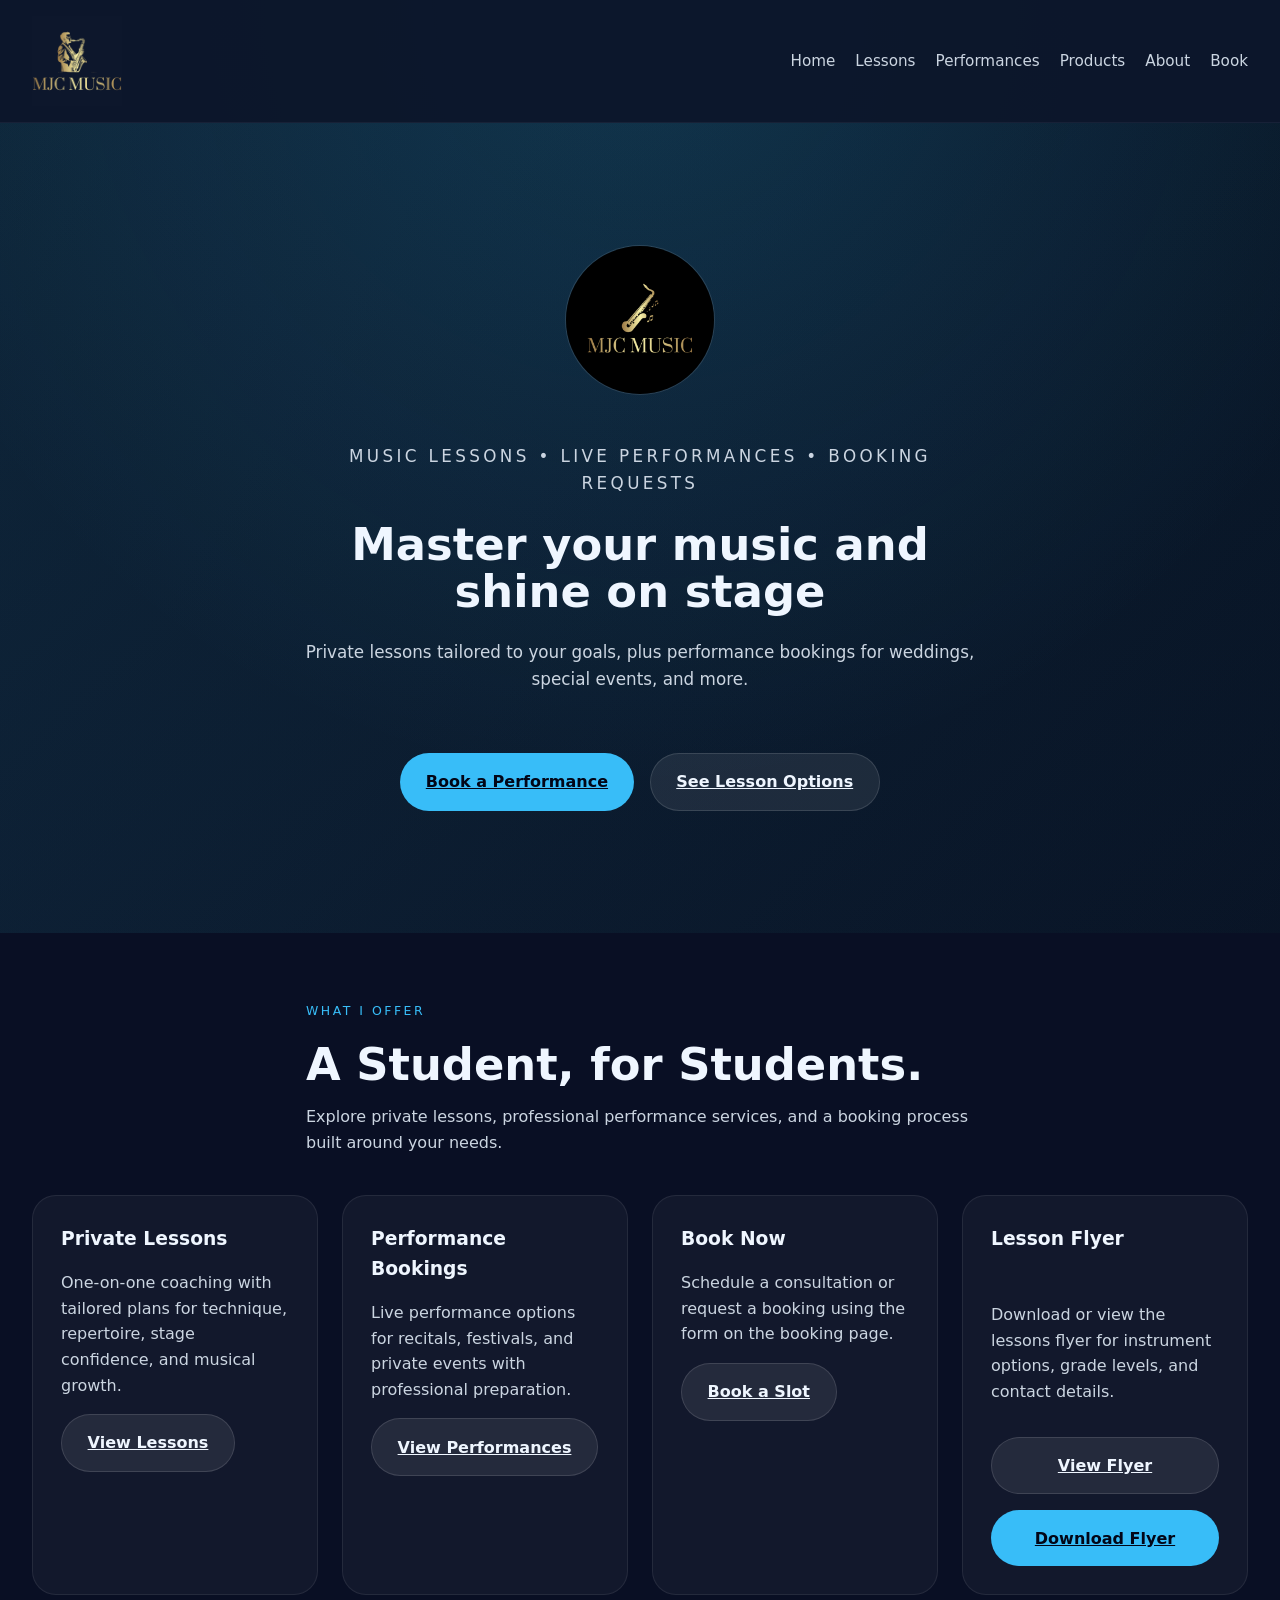
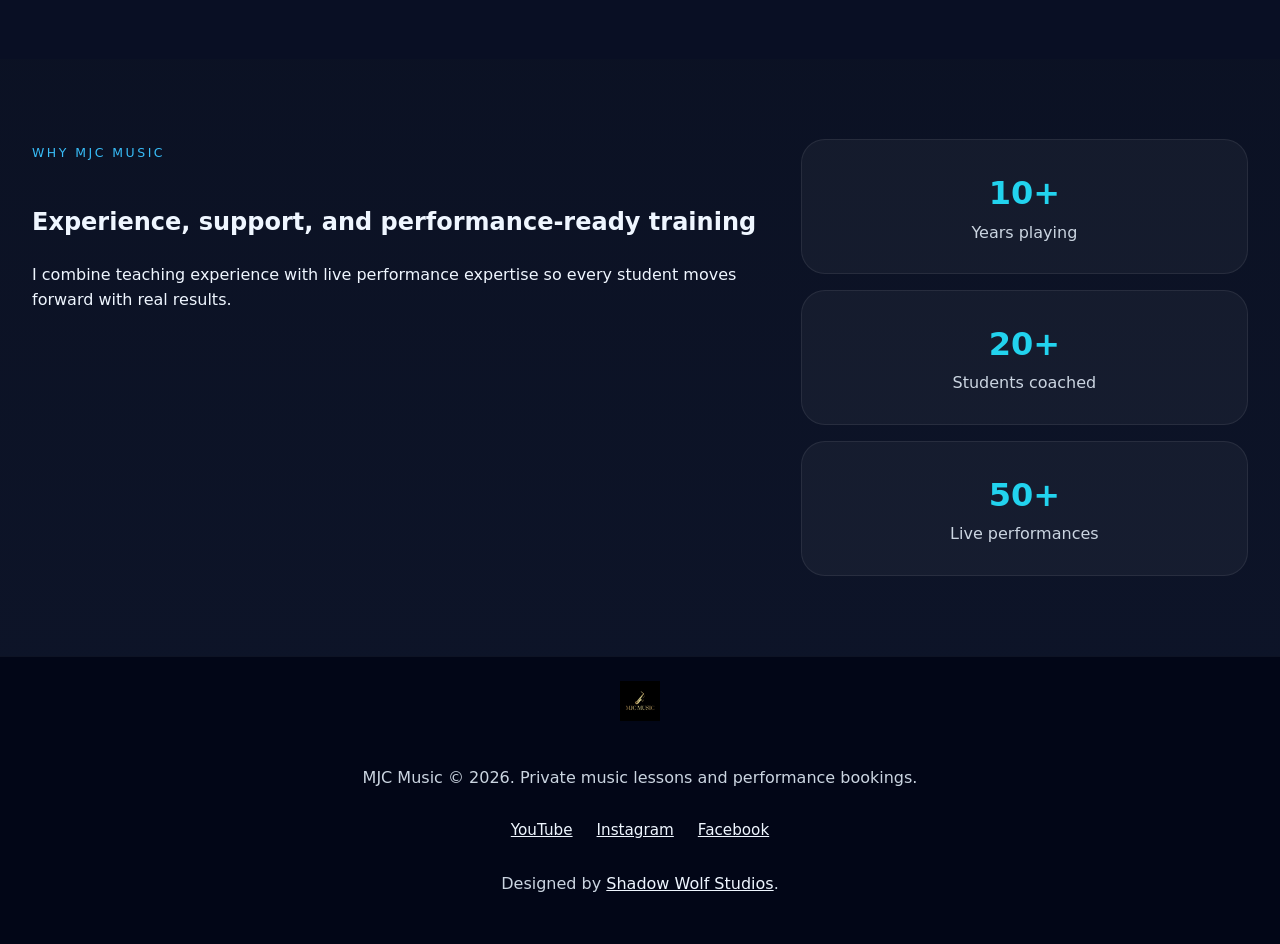
<file: index.html>
﻿<!DOCTYPE html>
<html lang="en">
<head>
  <meta charset="UTF-8">
  <meta name="viewport" content="width=device-width, initial-scale=1.0">
  <link rel="icon" type="image/x-icon" href="img/favicon.ico">
  <title>MJCMusic | Private Lessons & Performance Bookings</title>
  <meta name="description" content="MJCMusic offers private music lessons and live performance bookings for students, scouts, and event planners." />
  <link rel="canonical" href="https://mjcmusic.org/">
  <meta property="og:locale" content="en_US">
  <meta property="og:type" content="website">
  <meta property="og:title" content="MJCMusic | Private Lessons & Performance Bookings">
  <meta property="og:description" content="MJCMusic offers private music lessons and live performance bookings for students, scouts, and event planners.">
  <meta property="og:url" content="https://mjcmusic.org/">
  <meta property="og:image" content="https://mjcmusic.org/img/logo2.png">
  <meta name="twitter:card" content="summary_large_image">
  <meta name="twitter:title" content="MJCMusic | Private Lessons & Performance Bookings">
  <meta name="twitter:description" content="MJCMusic offers private music lessons and live performance bookings for students, scouts, and event planners.">
  <meta name="twitter:image" content="https://mjcmusic.org/img/logo2.png">
  <link rel="stylesheet" href="css/style.css">
  <link rel="stylesheet" href="css/index.css">
</head>
<body>
  <header class="site-header">
    <div class="container header-inner">
      <a href="index.html" class="brand"><img src="img/logo2.png" alt="MJC Music" class="logo-image"></a>
      <button class="menu-toggle" aria-expanded="false" aria-label="Open menu">
        <span></span>
        <span></span>
        <span></span>
      </button>
      <nav class="site-nav" aria-label="Primary navigation">
        <a href="index.html">Home</a>
        <a href="lessons.html">Lessons</a>
        <a href="performances.html">Performances</a>
        <a href="products.html">Products</a>
        <a href="about.html">About</a>
        <a href="contact.html">Book</a>
      </nav>
    </div>
  </header>

  <main>
    <section class="hero section-primary">
      <div class="container hero-content">
        <img src="img/logo.png" alt="MJC Music" class="hero-logo">
        <p class="eyebrow">Music Lessons • Live Performances • Booking Requests</p>
        <h1>Master your music and shine on stage</h1>
        <p>Private lessons tailored to your goals, plus performance bookings for weddings, special events, and more.</p>
        <div class="hero-actions">
          <a href="contact.html" class="btn btn-primary">Book a Performance</a>
          <a href="lessons.html" class="btn btn-secondary">See Lesson Options</a>
        </div>
      </div>
    </section>

    <section class="section-light">
      <div class="container section-header">
        <span class="eyebrow">What I offer</span>
        <h2>A Student, for Students.</h2>
        <p>Explore private lessons, professional performance services, and a booking process built around your needs.</p>
      </div>

      <div class="container">
        <div class="grid cards-grid">
          <article class="card">
            <h3>Private Lessons</h3>
            <p>One-on-one coaching with tailored plans for technique, repertoire, stage confidence, and musical growth.</p>
            <a href="lessons.html" class="btn btn-secondary">View Lessons</a>
          </article>
        <article class="card">
          <h3>Performance Bookings</h3>
          <p>Live performance options for recitals, festivals, and private events with professional preparation.</p>
          <a href="performances.html" class="btn btn-secondary">View Performances</a>
        </article>
        <article class="card">
          <h3>Book Now</h3>
          <p>Schedule a consultation or request a booking using the form on the booking page.</p>
          <a href="contact.html" class="btn btn-secondary">Book a Slot</a>
        </article>
        <article class="card flyer-promo-card">
          <h3>Lesson Flyer</h3>
          <p>Download or view the lessons flyer for instrument options, grade levels, and contact details.</p>
          <a href="lessons.html#flyer" class="btn btn-secondary">View Flyer</a>
          <a href="img/lesson-flyer.png" class="btn btn-primary" target="_blank" download>Download Flyer</a>
        </article>
      </div>
    </div>
    </section>

    <section class="section-dark">
      <div class="container about-grid">
        <div>
          <span class="eyebrow">Why MJC Music</span>
          <h2>Experience, support, and performance-ready training</h2>
          <p>I combine teaching experience with live performance expertise so every student moves forward with real results.</p>
        </div>
        <div class="stats-panel">
          <div class="stat-item">
            <strong>10+</strong>
            <span>Years playing</span>
          </div>
          <div class="stat-item">
            <strong>20+</strong>
            <span>Students coached</span>
          </div>
          <div class="stat-item">
            <strong>50+</strong>
            <span>Live performances</span>
          </div>
        </div>
      </div>
    </section>
  </main>

  <footer class="site-footer">
    <div class="container footer-inner">
      <img src="img/logo.png" alt="MJC Music" class="footer-logo">
      <p>MJC Music © 2026. Private music lessons and performance bookings.</p>
      <div class="social-links">
        <a href="https://www.youtube.com/channel/YOUR_CHANNEL_ID" target="_blank" rel="noreferrer noopener" aria-label="YouTube">YouTube</a>
        <a href="https://www.instagram.com/YOUR_HANDLE" target="_blank" rel="noreferrer noopener" aria-label="Instagram">Instagram</a>
        <a href="https://www.facebook.com/YOUR_PAGE" target="_blank" rel="noreferrer noopener" aria-label="Facebook">Facebook</a>
      </div>
      <p>Designed by <a href="https://sws.rf.gd/" target="_blank">Shadow Wolf Studios</a>.</p>
    </div>
  </footer>
  <script src="js/menu.js" defer></script>
</body>
</html>
</file>
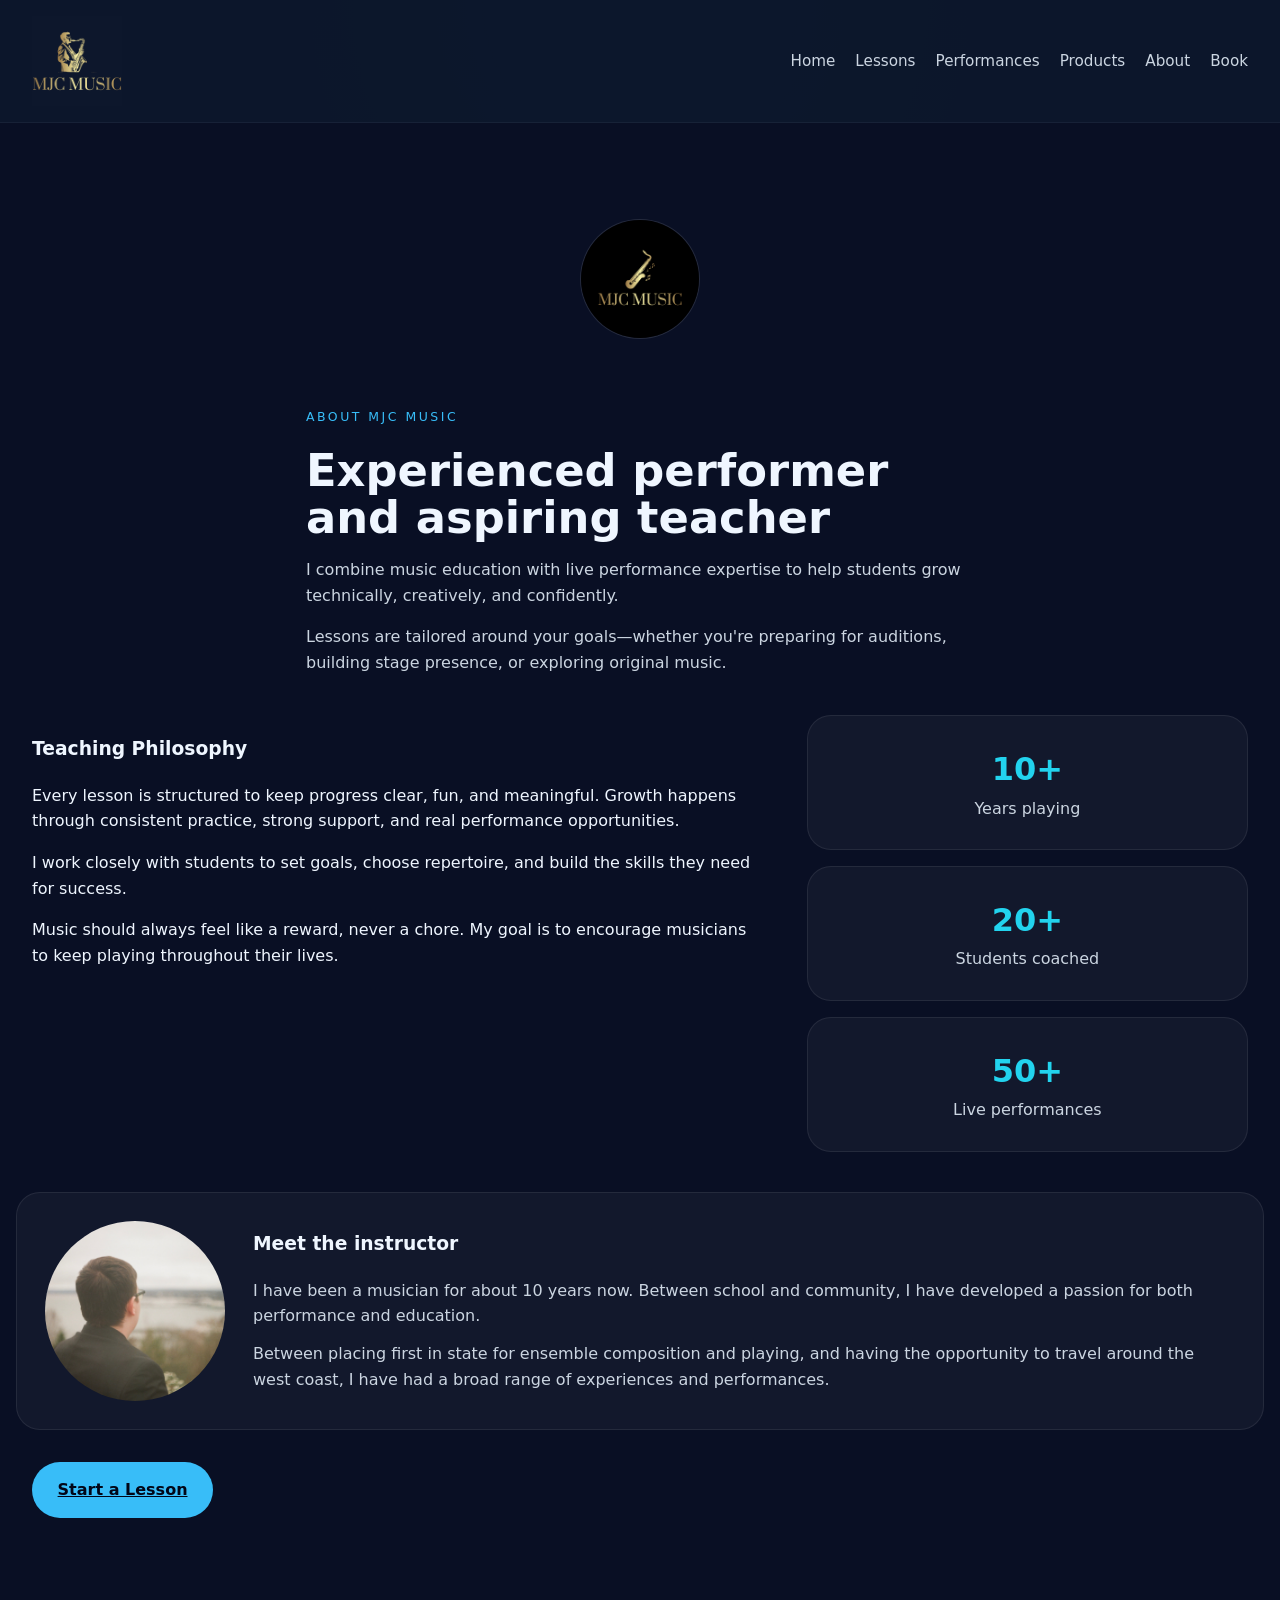
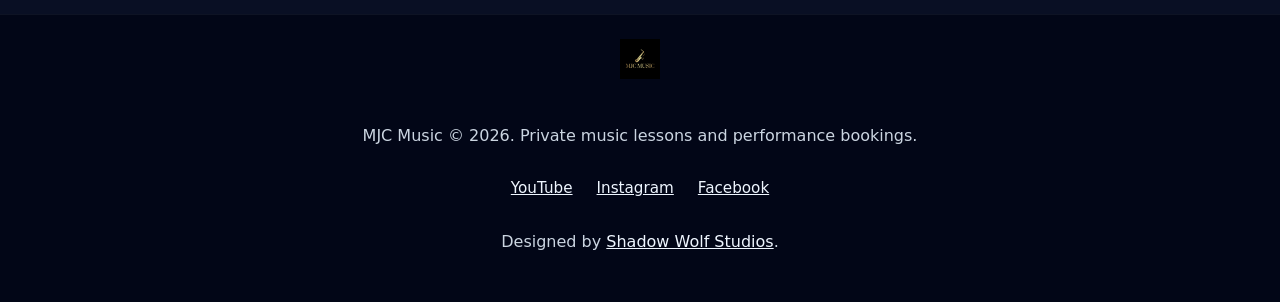
<file: about.html>
﻿<!DOCTYPE html>
<html lang="en">
<head>
  <meta charset="UTF-8">
  <meta name="viewport" content="width=device-width, initial-scale=1.0">
  <link rel="icon" type="image/x-icon" href="img/favicon.ico">
  <title>About | MJCMusic</title>
  <meta name="description" content="About MJCMusic, the experience and mission behind private lessons and performance bookings." />
  <link rel="canonical" href="https://mjcmusic.org/about.html">
  <meta property="og:locale" content="en_US">
  <meta property="og:type" content="website">
  <meta property="og:title" content="About | MJCMusic">
  <meta property="og:description" content="About MJCMusic, the experience and mission behind private lessons and performance bookings.">
  <meta property="og:url" content="https://mjcmusic.org/about.html">
  <meta property="og:image" content="https://mjcmusic.org/img/logo2.png">
  <meta name="twitter:card" content="summary_large_image">
  <meta name="twitter:title" content="About | MJCMusic">
  <meta name="twitter:description" content="About MJCMusic, the experience and mission behind private lessons and performance bookings.">
  <meta name="twitter:image" content="https://mjcmusic.org/img/logo2.png">
  <link rel="stylesheet" href="css/style.css">
  <link rel="stylesheet" href="css/about.css">
</head>
<body>
  <header class="site-header">
    <div class="container header-inner">
      <a href="index.html" class="brand"><img src="img/logo2.png" alt="MJC Music" class="logo-image"></a>
      <button class="menu-toggle" aria-expanded="false" aria-label="Open menu">
        <span></span>
        <span></span>
        <span></span>
      </button>
      <nav class="site-nav" aria-label="Primary navigation">
        <a href="index.html">Home</a>
        <a href="lessons.html">Lessons</a>
        <a href="performances.html">Performances</a>
        <a href="products.html">Products</a>
        <a href="about.html">About</a>
        <a href="contact.html">Book</a>
      </nav>
    </div>
  </header>

  <main>
    <section class="section-light">
      <div class="container about-logo-section">
        <img src="img/logo.png" alt="MJC Music" class="about-logo">
      </div>
      <div class="container section-header">
        <span class="eyebrow">About MJC Music</span>
        <h2>Experienced performer and aspiring teacher</h2>
        <p>I combine music education with live performance expertise to help students grow technically, creatively, and confidently.</p>
        <p>Lessons are tailored around your goals—whether you're preparing for auditions, building stage presence, or exploring original music.</p>
      </div>

      <div class="container about-grid">
        <div>
          <h3>Teaching Philosophy</h3>
          <p>Every lesson is structured to keep progress clear, fun, and meaningful. Growth happens through consistent practice, strong support, and real performance opportunities.</p>
          <p>I work closely with students to set goals, choose repertoire, and build the skills they need for success.</p>
          <p>Music should always feel like a reward, never a chore. My goal is to encourage musicians to keep playing throughout their lives.</p>
        </div>
        <div class="stats-panel">
          <div class="stat-item">
            <strong>10+</strong>
            <span>Years playing</span>
          </div>
          <div class="stat-item">
            <strong>20+</strong>
            <span>Students coached</span>
          </div>
          <div class="stat-item">
            <strong>50+</strong>
            <span>Live performances</span>
          </div>
        </div>
      </div>

      <div class="container profile-card">
        <div class="profile-image">
          <img src="img/me2.png" alt="Instructor profile photo">
        </div>
        <div class="profile-text">
          <h3>Meet the instructor</h3>
          <p>I have been a musician for about 10 years now. Between school and community, I have developed a passion for both performance and education.</p>
          <p>Between placing first in state for ensemble composition and playing, and having the opportunity to travel around the west coast, I have had a broad range of experiences and performances.</p>
        </div>
      </div>

      <div class="container hero-actions">
        <a href="contact.html" class="btn btn-primary">Start a Lesson</a>
      </div>
    </section>
  </main>

  <footer class="site-footer">
    <div class="container footer-inner">
      <img src="img/logo.png" alt="MJC Music" class="footer-logo">
      <p>MJC Music © 2026. Private music lessons and performance bookings.</p>
      <div class="social-links">
        <a href="https://www.youtube.com/channel/YOUR_CHANNEL_ID" target="_blank" rel="noreferrer noopener" aria-label="YouTube">YouTube</a>
        <a href="https://www.instagram.com/YOUR_HANDLE" target="_blank" rel="noreferrer noopener" aria-label="Instagram">Instagram</a>
        <a href="https://www.facebook.com/YOUR_PAGE" target="_blank" rel="noreferrer noopener" aria-label="Facebook">Facebook</a>
      </div>
      <p>Designed by <a href="https://sws.rf.gd/" target="_blank">Shadow Wolf Studios</a>.</p>
    </div>
  </footer>
  <script src="js/menu.js" defer></script>
</body>
</html>
</file>
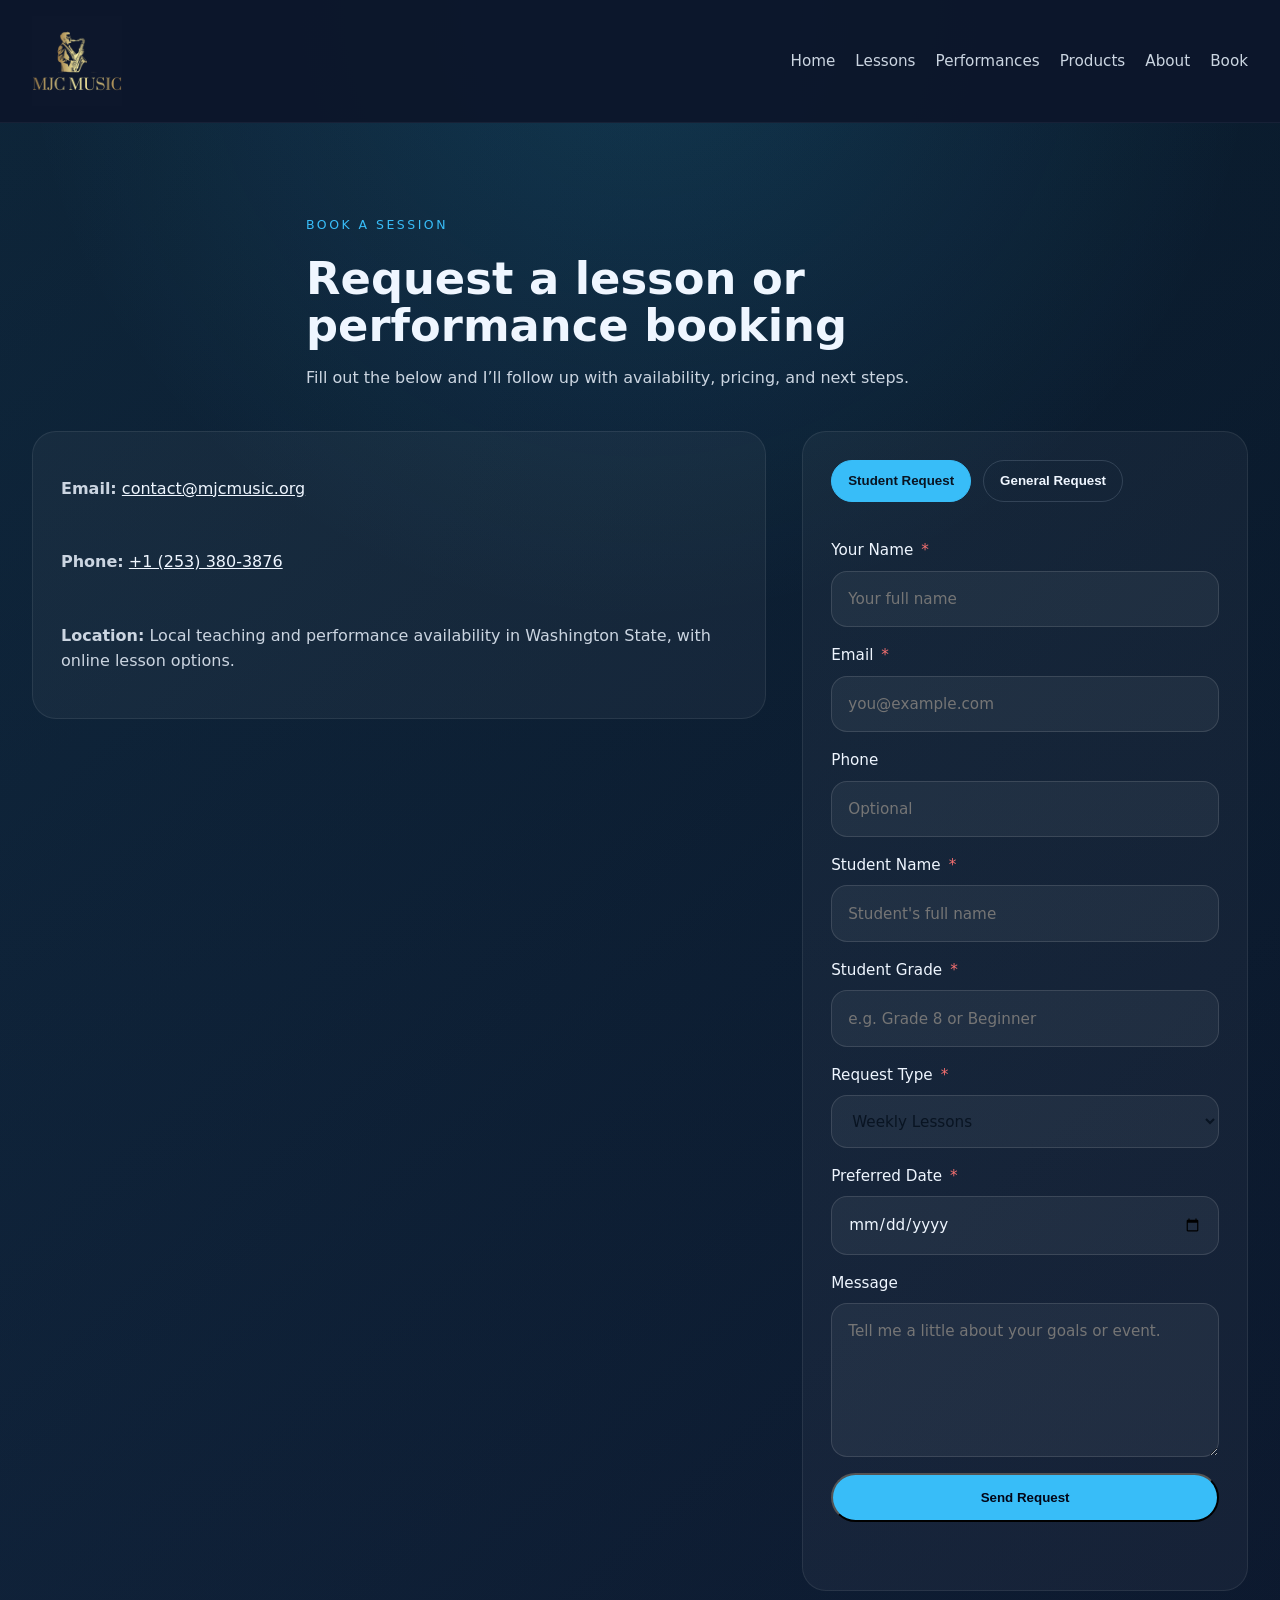
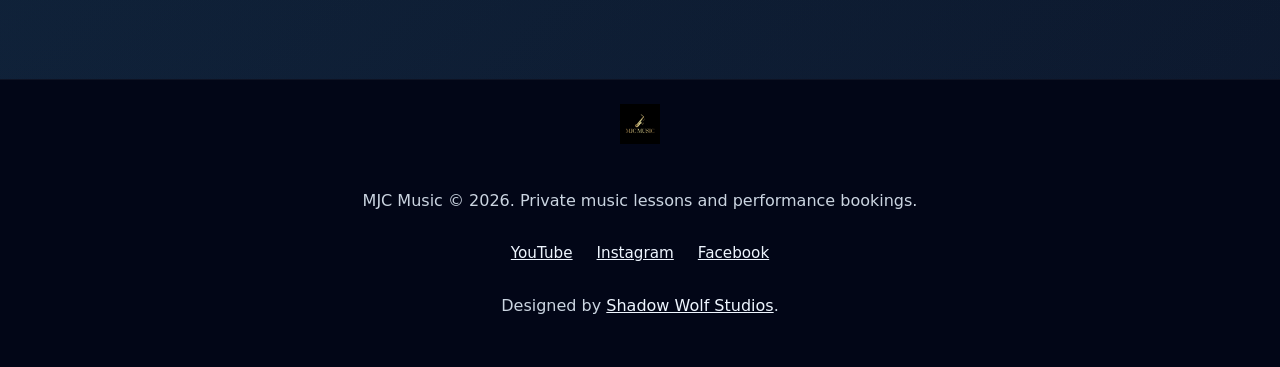
<file: contact.html>
﻿<!DOCTYPE html>
<html lang="en">
<head>
  <meta charset="UTF-8">
  <meta name="viewport" content="width=device-width, initial-scale=1.0">
  <link rel="icon" type="image/x-icon" href="img/favicon.ico">
  <title>Book a Lesson or Performance | MJCMusic</title>
  <meta name="description" content="Book music lessons or performance bookings with MJCMusic using a simple online request form." />
  <link rel="canonical" href="https://mjcmusic.org/contact.html">
  <meta property="og:locale" content="en_US">
  <meta property="og:type" content="website">
  <meta property="og:title" content="Book a Lesson or Performance | MJCMusic">
  <meta property="og:description" content="Book music lessons or performance bookings with MJCMusic using a simple online request form.">
  <meta property="og:url" content="https://mjcmusic.org/contact.html">
  <meta property="og:image" content="https://mjcmusic.org/img/logo2.png">
  <meta name="twitter:card" content="summary_large_image">
  <meta name="twitter:title" content="Book a Lesson or Performance | MJCMusic">
  <meta name="twitter:description" content="Book music lessons or performance bookings with MJCMusic using a simple online request form.">
  <meta name="twitter:image" content="https://mjcmusic.org/img/logo2.png">
  <link rel="stylesheet" href="css/style.css">
  <link rel="stylesheet" href="css/contact.css">
</head>
<body>
  <header class="site-header">
    <div class="container header-inner">
      <a href="index.html" class="brand"><img src="img/logo2.png" alt="MJC Music" class="logo-image"></a>
      <button class="menu-toggle" aria-expanded="false" aria-label="Open menu">
        <span></span>
        <span></span>
        <span></span>
      </button>
      <nav class="site-nav" aria-label="Primary navigation">
        <a href="index.html">Home</a>
        <a href="lessons.html">Lessons</a>
        <a href="performances.html">Performances</a>
        <a href="products.html">Products</a>
        <a href="about.html">About</a>
        <a href="contact.html">Book</a>
      </nav>
    </div>
  </header>

  <main>
    <section class="section-primary">
      <div class="container section-header">
        <span class="eyebrow">Book a Session</span>
        <h2>Request a lesson or performance booking</h2>
        <p>Fill out the  below and I’ll follow up with availability, pricing, and next steps.</p>
      </div>

      <div class="container contact-panel">
        <div>
          <div class="contact-card">
            <p><strong>Email:</strong> <a href="mailto:contact@mjcmusic.org">contact@mjcmusic.org</a></p>
            <p><strong>Phone:</strong> <a href="tel:+12533803876">+1 (253) 380-3876</a></p>
            <p><strong>Location:</strong> Local teaching and performance availability in Washington State, with online lesson options.</p>
          </div>
        </div>
        <div class="contact-card">
          <form id="booking-form" action="https://api.web3forms.com/submit" method="POST">
            <div class="form-variation-toggle" role="group" aria-label="Choose request type">
              <button type="button" class="btn toggle-btn active" data-form="student">Student Request</button>
              <button type="button" class="btn toggle-btn" data-form="general">General Request</button>
            </div>
            <input type="hidden" name="formType" value="Student Request">
            <input type="hidden" name="access_key" value="7ff7bc67-9baa-4012-8cc0-1778cdba6eb3">
            <input type="hidden" name="subject" value="New MJC Music Booking">
            <input type="hidden" name="redirect" value="https://mjcmusic.org/contact.html">
            <label>
              <span class="label-text">Your Name <span class="required-star" aria-hidden="true">*</span></span>
              <input type="text" name="name" required placeholder="Your full name">
            </label>
            <label>
              <span class="label-text">Email <span class="required-star" aria-hidden="true">*</span></span>
              <input type="email" id="email" name="email" required placeholder="you@example.com">
            </label>
            <label>
              Phone
              <input type="tel" name="phone" placeholder="Optional">
            </label>
            <div class="student-fields">
              <label>
                <span class="label-text">Student Name <span class="required-star" aria-hidden="true">*</span></span>
                <input type="text" name="studentName" placeholder="Student's full name">
              </label>
              <label>
                <span class="label-text">Student Grade <span class="required-star" aria-hidden="true">*</span></span>
                <input type="text" name="grade" placeholder="e.g. Grade 8 or Beginner">
              </label>
            </div>
            <label>
              <span class="label-text">Request Type <span class="required-star" aria-hidden="true">*</span></span>
              <select name="service">
                <option>Weekly Lessons</option>
                <option>Audition Prep</option>
                <option>Performance Booking</option>
                <option>Online Consultation</option>
                <option>Product Inquiry</option>
                <option>Other</option>
              </select>
            </label>
            <label>
              <span class="label-text">Preferred Date <span class="required-star" aria-hidden="true">*</span></span>
              <input type="date" name="date">
            </label>
            <label>
              Message
              <textarea name="message" rows="5" placeholder="Tell me a little about your goals or event."></textarea>
            </label>
            <button type="submit" class="btn btn-primary">Send Request</button>
            <p id="booking-message" class="booking-message"></p>
          </form>
        </div>
      </div>
    </section>
  </main>

  <footer class="site-footer">
    <div class="container footer-inner">
      <img src="img/logo.png" alt="MJC Music" class="footer-logo">
      <p>MJC Music © 2026. Private music lessons and performance bookings.</p>
      <div class="social-links">
        <a href="https://www.youtube.com/channel/YOUR_CHANNEL_ID" target="_blank" rel="noreferrer noopener" aria-label="YouTube">YouTube</a>
        <a href="https://www.instagram.com/YOUR_HANDLE" target="_blank" rel="noreferrer noopener" aria-label="Instagram">Instagram</a>
        <a href="https://www.facebook.com/YOUR_PAGE" target="_blank" rel="noreferrer noopener" aria-label="Facebook">Facebook</a>
      </div>
      <p>Designed by <a href="https://sws.rf.gd/" target="_blank">Shadow Wolf Studios</a>.</p>
    </div>
  </footer>

  <script src="js/script.js" defer></script>
  <script src="js/menu.js" defer></script>
</body>
</html>
</file>
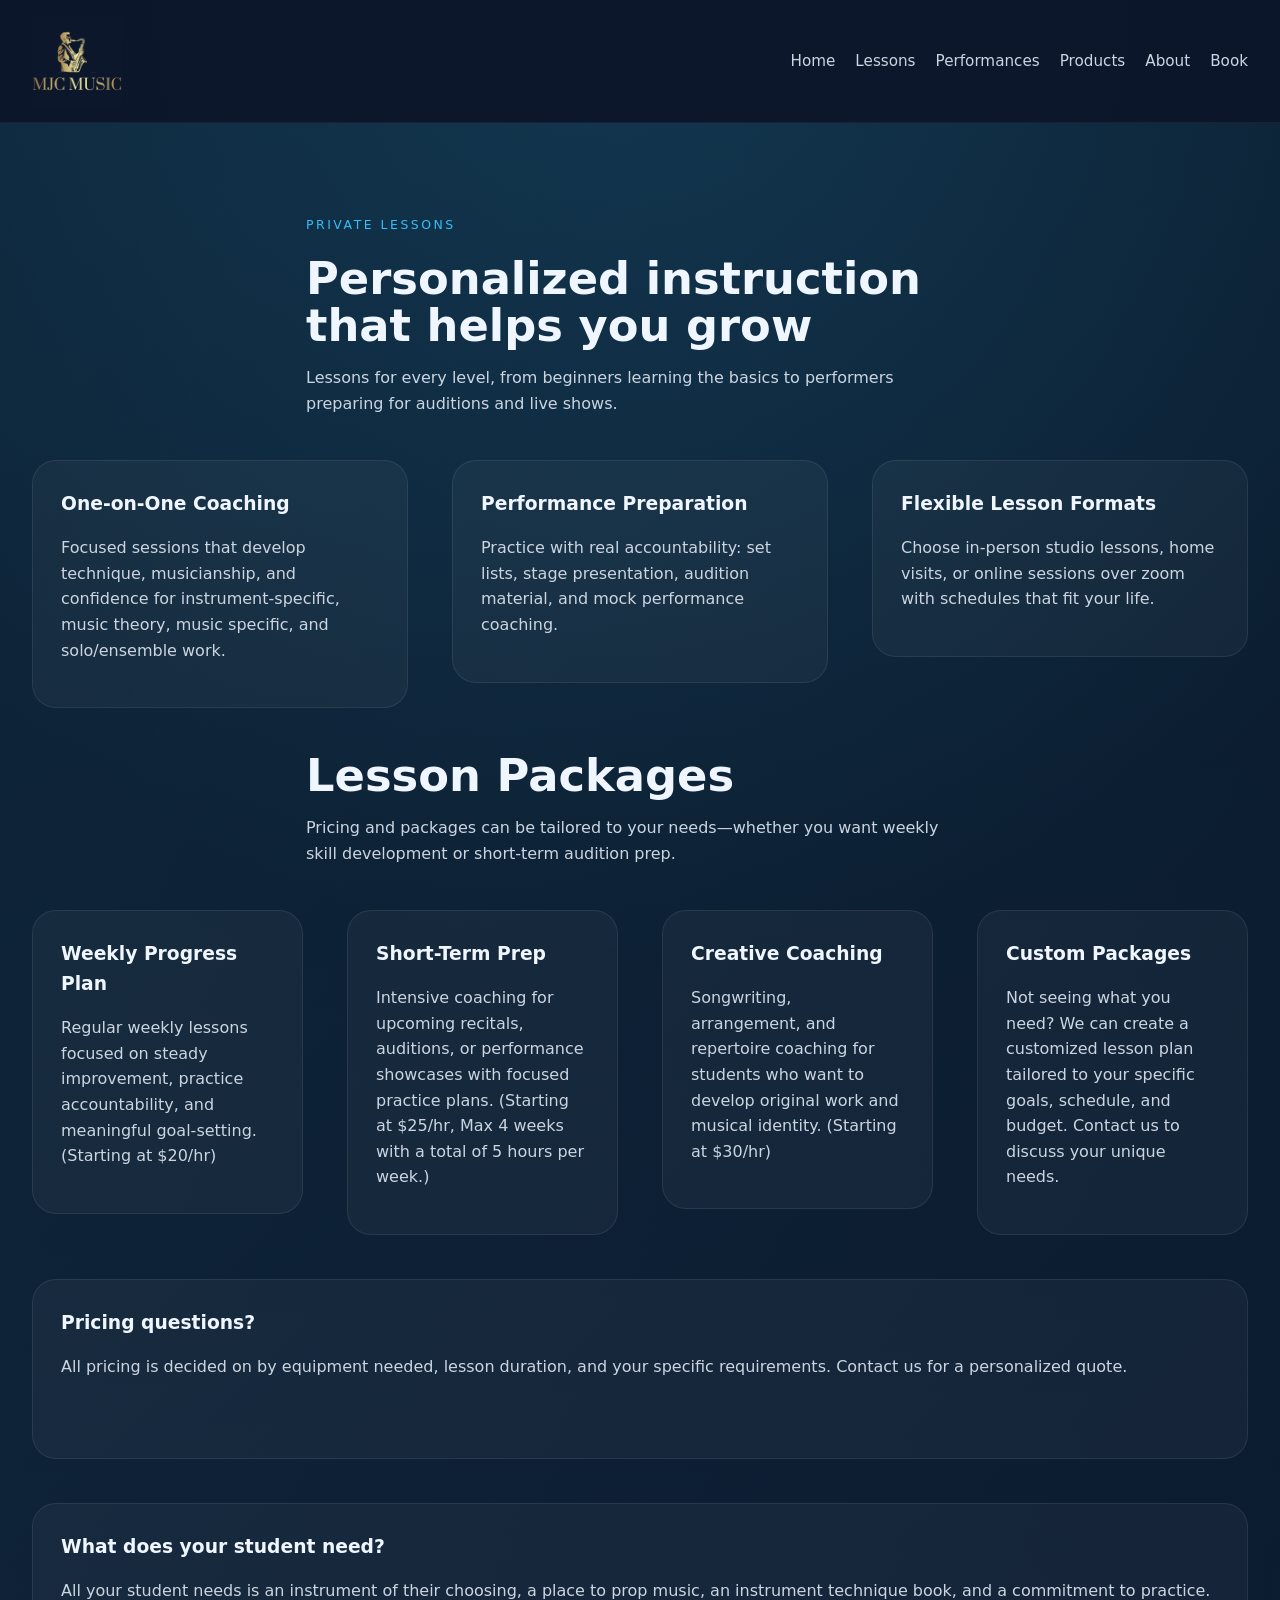
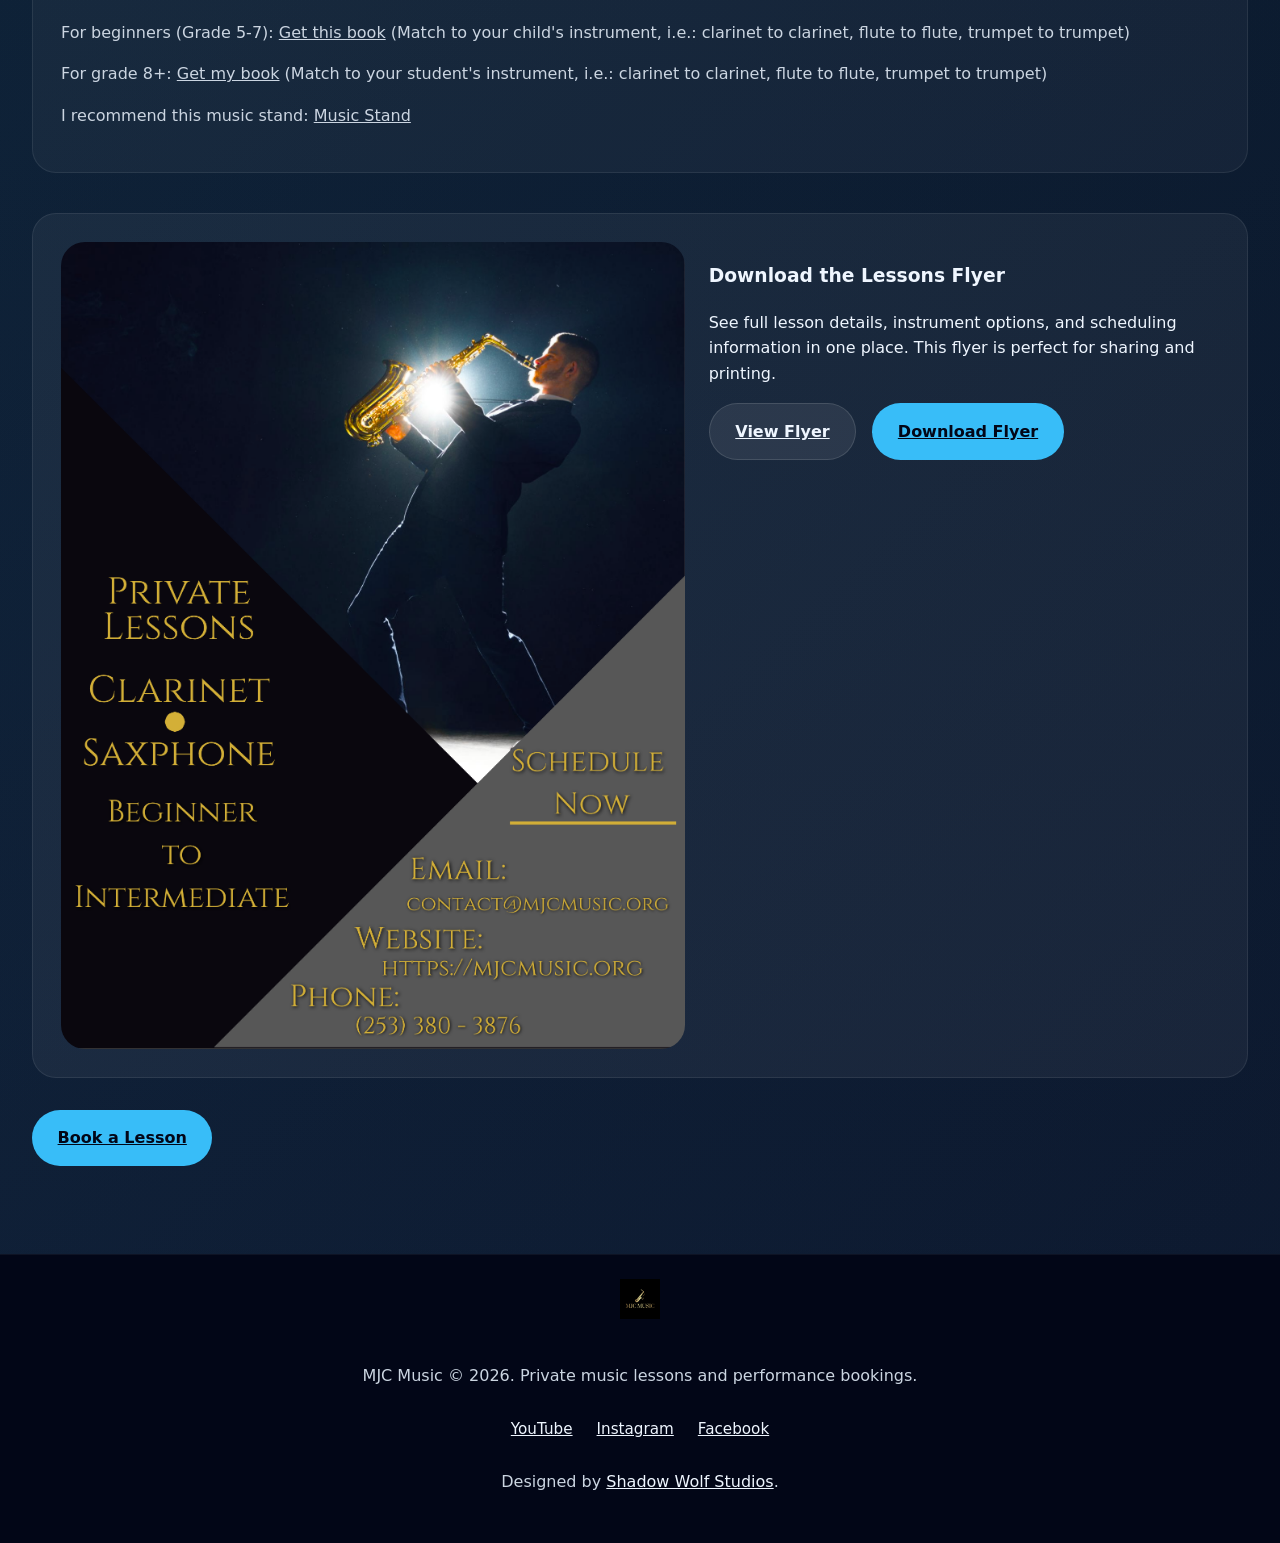
<file: lessons.html>
﻿<!DOCTYPE html>
<html lang="en">
<head>
  <meta charset="UTF-8">
  <meta name="viewport" content="width=device-width, initial-scale=1.0">
  <link rel="icon" type="image/x-icon" href="img/favicon.ico">
  <title>Lessons | MJCMusic</title>
  <meta name="description" content="Private music lessons from MJCMusic tailored to beginners, intermediate players, and performers." />
  <link rel="canonical" href="https://mjcmusic.org/lessons.html">
  <meta property="og:locale" content="en_US">
  <meta property="og:type" content="website">
  <meta property="og:title" content="Lessons | MJCMusic">
  <meta property="og:description" content="Private music lessons from MJCMusic tailored to beginners, intermediate players, and performers.">
  <meta property="og:url" content="https://mjcmusic.org/lessons.html">
  <meta property="og:image" content="https://mjcmusic.org/img/logo2.png">
  <meta name="twitter:card" content="summary_large_image">
  <meta name="twitter:title" content="Lessons | MJCMusic">
  <meta name="twitter:description" content="Private music lessons from MJCMusic tailored to beginners, intermediate players, and performers.">
  <meta name="twitter:image" content="https://mjcmusic.org/img/logo2.png">
  <link rel="stylesheet" href="css/style.css">
  <link rel="stylesheet" href="css/lessons.css">
</head>
<body>
  <header class="site-header">
    <div class="container header-inner">
      <a href="index.html" class="brand"><img src="img/logo2.png" alt="MJC Music" class="logo-image"></a>
      <button class="menu-toggle" aria-expanded="false" aria-label="Open menu">
        <span></span>
        <span></span>
        <span></span>
      </button>
      <nav class="site-nav" aria-label="Primary navigation">
        <a href="index.html">Home</a>
        <a href="lessons.html">Lessons</a>
        <a href="performances.html">Performances</a>
        <a href="products.html">Products</a>
        <a href="about.html">About</a>
        <a href="contact.html">Book</a>
      </nav>
    </div>
  </header>

  <main>
    <section class="section-primary">
      <div class="container section-header">
        <span class="eyebrow">Private Lessons</span>
        <h2>Personalized instruction that helps you grow</h2>
        <p>Lessons for every level, from beginners learning the basics to performers preparing for auditions and live shows.</p>
      </div>

      <div class="container cards-grid">
        <article class="card">
          <h3>One-on-One Coaching</h3>
          <p>Focused sessions that develop technique, musicianship, and confidence for instrument-specific, music theory, music specific, and solo/ensemble work.</p>
        </article>
        <article class="card">
          <h3>Performance Preparation</h3>
          <p>Practice with real accountability: set lists, stage presentation, audition material, and mock performance coaching.</p>
        </article>
        <article class="card">
          <h3>Flexible Lesson Formats</h3>
          <p>Choose in-person studio lessons, home visits, or online sessions over zoom with schedules that fit your life.</p>
        </article>
      </div>

      <div class="container section-header">
        <h2>Lesson Packages</h2>
        <p>Pricing and packages can be tailored to your needs—whether you want weekly skill development or short-term audition prep.</p>
      </div>

      <div class="container cards-grid">
        <article class="card">
          <h3>Weekly Progress Plan</h3>
          <p>Regular weekly lessons focused on steady improvement, practice accountability, and meaningful goal-setting. (Starting at $20/hr)</p>
        </article>
        <article class="card">
          <h3>Short-Term Prep</h3>
          <p>Intensive coaching for upcoming recitals, auditions, or performance showcases with focused practice plans. (Starting at $25/hr, Max 4 weeks with a total of 5 hours per week.)</p>
        </article>
        <article class="card">
          <h3>Creative Coaching</h3>
          <p>Songwriting, arrangement, and repertoire coaching for students who want to develop original work and musical identity. (Starting at $30/hr)</p>
        </article>
        <article class="card">
          <h3>Custom Packages</h3>
          <p>Not seeing what you need? We can create a customized lesson plan tailored to your specific goals, schedule, and budget. Contact us to discuss your unique needs.</p>
        </article>
        <article class="card card-full">
          <h3>Pricing questions?</h3>
          <p>All pricing is decided on by equipment needed, lesson duration, and your specific requirements. Contact us for a personalized quote.</p>
        </article>
        <article class="card card-full">
          <h3>What does your student need?</h3>
          <p>All your student needs is an instrument of their choosing, a place to prop music, an instrument technique book, and a commitment to practice.</p>
          <p>For beginners (Grade 5-7): <a href="https://www.halleonard.com/menu/4603/method-book-1?dt=item#products" target="_blank">Get this book</a> (Match to your child's instrument, i.e.: clarinet to clarinet, flute to flute, trumpet to trumpet)</p>
          <p>For grade 8+: <a href="products.html" target="_blank">Get my book</a> (Match to your student's instrument, i.e.: clarinet to clarinet, flute to flute, trumpet to trumpet)</p>
          <p>I recommend this music stand: <a href="https://www.amazon.com/IRONTREE-Music-Stand-Folding-Carrying/dp/B07S9996N1/ref=sr_1_18?dib=eyJ2IjoiMSJ9.[base64].DyIjchE1SM90SLPWKuuzhvc2q0kaFOo36w915-njVGM&dib_tag=se&keywords=music+stand&qid=1781593107&s=musical-instruments&sr=1-18" target="_blank">Music Stand</a></p>
        </article>
      </div>

      <div class="container flyer-section" id="flyer">
        <div class="flyer-card">
          <div class="flyer-preview">
            <img src="img/lesson-flyer.png" alt="MJC Music lesson flyer">
          </div>
          <div class="flyer-copy">
            <h3>Download the Lessons Flyer</h3>
            <p>See full lesson details, instrument options, and scheduling information in one place. This flyer is perfect for sharing and printing.</p>
            <div class="flyer-actions">
              <a href="img/lesson-flyer.png" class="btn btn-secondary" target="_blank">View Flyer</a>
              <a href="img/lesson-flyer.png" class="btn btn-primary" download>Download Flyer</a>
            </div>
          </div>
        </div>
      </div>

      <div class="container hero-actions">
        <a href="contact.html" class="btn btn-primary">Book a Lesson</a>
      </div>
    </section>
  </main>

  <footer class="site-footer">
    <div class="container footer-inner">
      <img src="img/logo.png" alt="MJC Music" class="footer-logo">
      <p>MJC Music © 2026. Private music lessons and performance bookings.</p>
      <div class="social-links">
        <a href="https://www.youtube.com/channel/YOUR_CHANNEL_ID" target="_blank" rel="noreferrer noopener" aria-label="YouTube">YouTube</a>
        <a href="https://www.instagram.com/YOUR_HANDLE" target="_blank" rel="noreferrer noopener" aria-label="Instagram">Instagram</a>
        <a href="https://www.facebook.com/YOUR_PAGE" target="_blank" rel="noreferrer noopener" aria-label="Facebook">Facebook</a>
      </div>
      <p>Designed by <a href="https://sws.rf.gd/" target="_blank">Shadow Wolf Studios</a>.</p>
    </div>
  </footer>
  <script src="js/menu.js" defer></script>
</body>
</html>
</file>
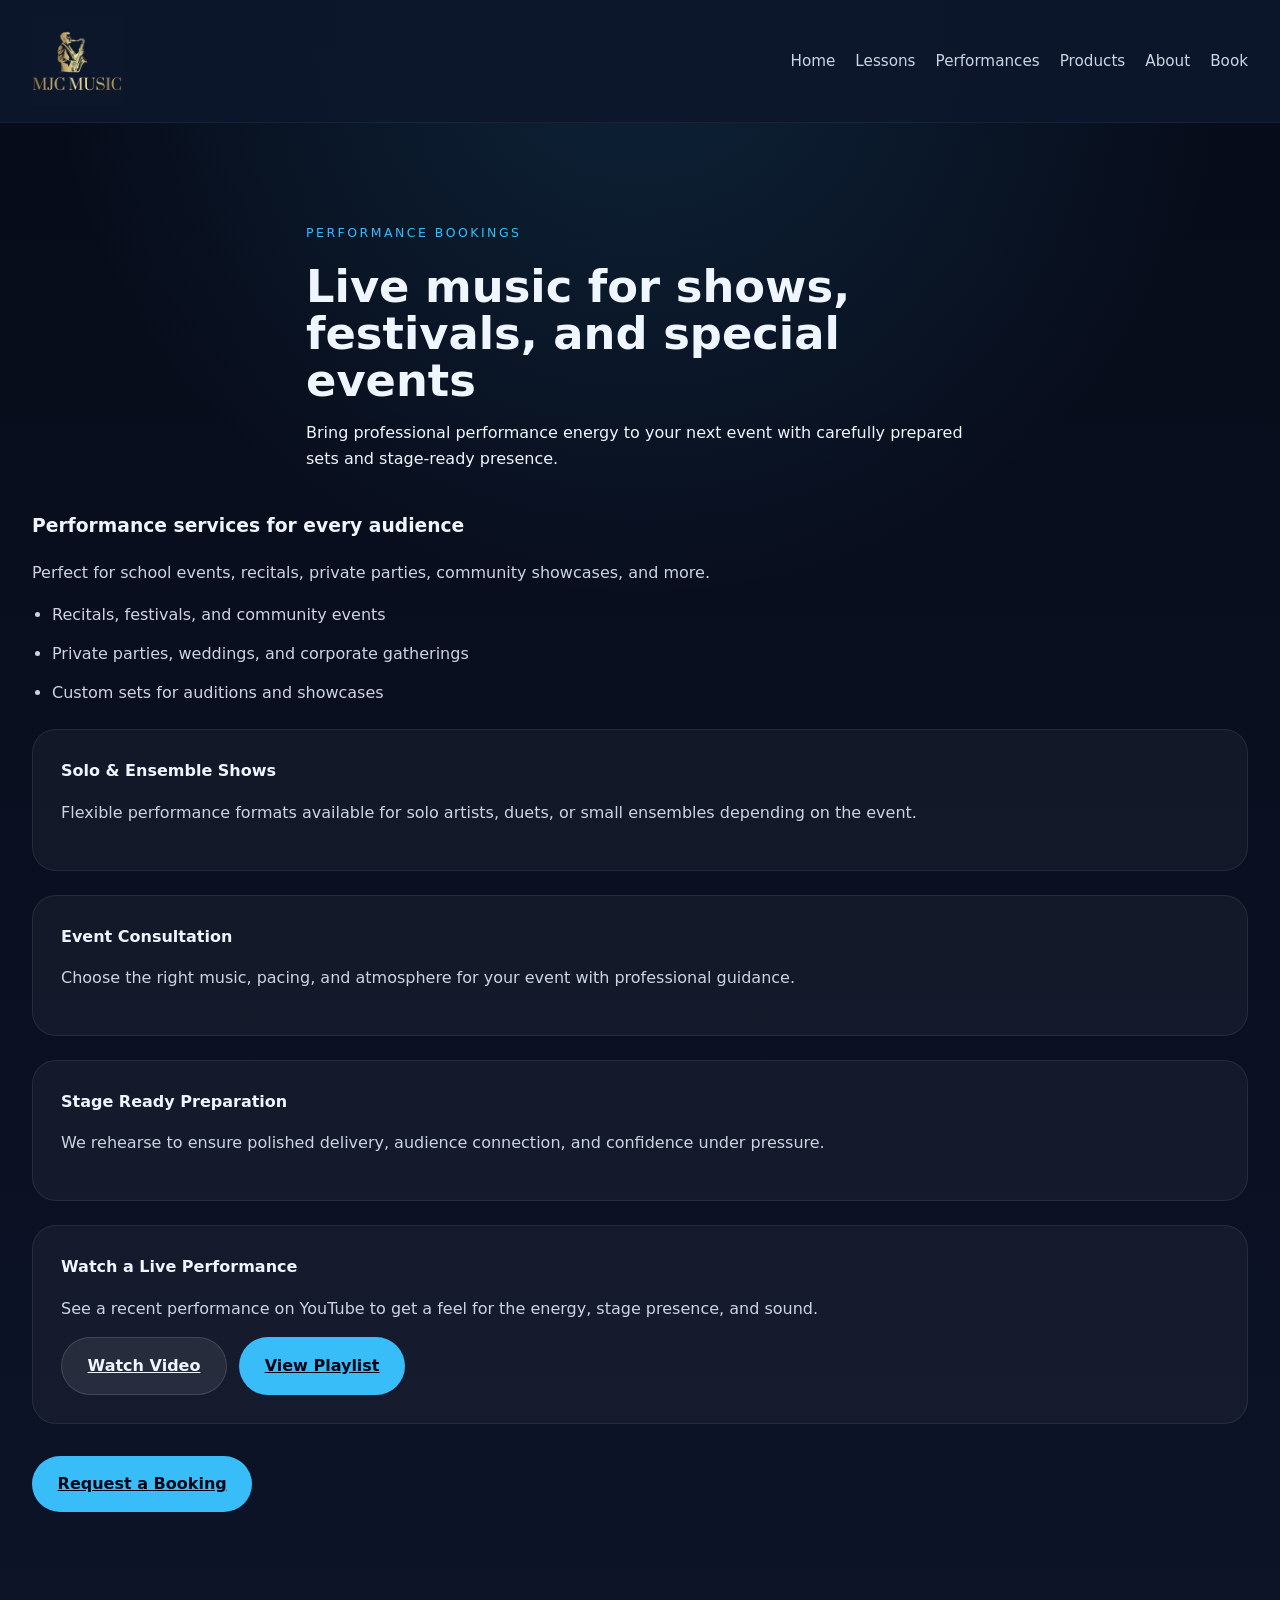
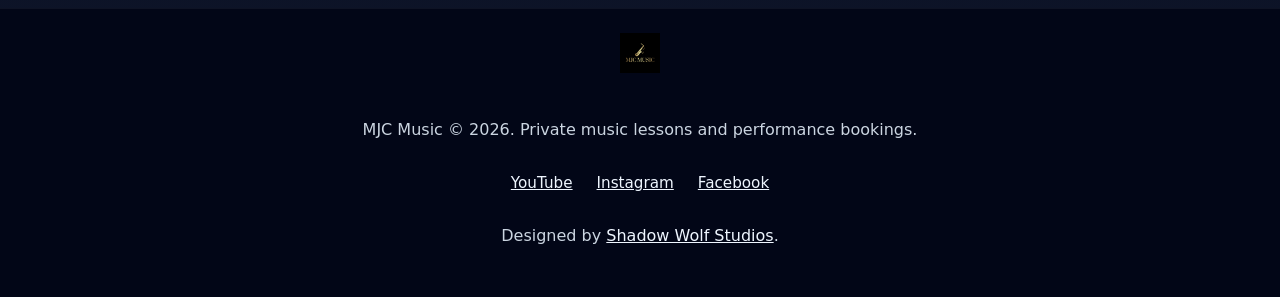
<file: performances.html>
﻿<!DOCTYPE html>
<html lang="en">
<head>
  <meta charset="UTF-8">
  <meta name="viewport" content="width=device-width, initial-scale=1.0">
  <link rel="icon" type="image/x-icon" href="img/favicon.ico">
  <title>Performances | MJCMusic</title>
  <meta name="description" content="Live music performance bookings from MJCMusic for scouts, events, and special occasions." />
  <link rel="canonical" href="https://mjcmusic.org/performances.html">
  <meta property="og:locale" content="en_US">
  <meta property="og:type" content="website">
  <meta property="og:title" content="Performances | MJCMusic">
  <meta property="og:description" content="Live music performance bookings from MJCMusic for scouts, events, and special occasions.">
  <meta property="og:url" content="https://mjcmusic.org/performances.html">
  <meta property="og:image" content="https://mjcmusic.org/img/logo2.png">
  <meta name="twitter:card" content="summary_large_image">
  <meta name="twitter:title" content="Performances | MJCMusic">
  <meta name="twitter:description" content="Live music performance bookings from MJCMusic for scouts, events, and special occasions.">
  <meta name="twitter:image" content="https://mjcmusic.org/img/logo2.png">
  <link rel="stylesheet" href="css/style.css">
  <link rel="stylesheet" href="css/performances.css">
</head>
<body>
  <header class="site-header">
    <div class="container header-inner">
      <a href="index.html" class="brand"><img src="img/logo2.png" alt="MJC Music" class="logo-image"></a>
      <button class="menu-toggle" aria-expanded="false" aria-label="Open menu">
        <span></span>
        <span></span>
        <span></span>
      </button>
      <nav class="site-nav" aria-label="Primary navigation">
        <a href="index.html">Home</a>
        <a href="lessons.html">Lessons</a>
        <a href="performances.html">Performances</a>
        <a href="products.html">Products</a>
        <a href="about.html">About</a>
        <a href="contact.html">Book</a>
      </nav>
    </div>
  </header>

  <main>
    <section class="section-dark">
      <div class="container section-header section-header-light">
        <span class="eyebrow">Performance Bookings</span>
        <h2>Live music for shows, festivals, and special events</h2>
        <p>Bring professional performance energy to your next event with carefully prepared sets and stage-ready presence.</p>
      </div>

      <div class="container performance-grid">
        <div class="performance-copy">
          <h3>Performance services for every audience</h3>
          <p>Perfect for school events, recitals, private parties, community showcases, and more.</p>
          <ul>
            <li>Recitals, festivals, and community events</li>
            <li>Private parties, weddings, and corporate gatherings</li>
            <li>Custom sets for auditions and showcases</li>
          </ul>
        </div>
        <div class="performance-details">
          <div class="feature-card">
            <h4>Solo & Ensemble Shows</h4>
            <p>Flexible performance formats available for solo artists, duets, or small ensembles depending on the event.</p>
          </div>
          <div class="feature-card">
            <h4>Event Consultation</h4>
            <p>Choose the right music, pacing, and atmosphere for your event with professional guidance.</p>
          </div>
          <div class="feature-card">
            <h4>Stage Ready Preparation</h4>
            <p>We rehearse to ensure polished delivery, audience connection, and confidence under pressure.</p>
          </div>
          <div class="feature-card">
            <h4>Watch a Live Performance</h4>
            <p>See a recent performance on YouTube to get a feel for the energy, stage presence, and sound.</p>
            <div class="video-links">
              <a href="https://www.youtube.com/watch?v=VIDEO_ID" target="_blank" rel="noreferrer noopener" class="btn btn-secondary">Watch Video</a>
              <a href="https://www.youtube.com/playlist?list=PLAYLIST_ID" target="_blank" rel="noreferrer noopener" class="btn btn-primary">View Playlist</a>
            </div>
          </div>
        </div>
      </div>

      <div class="container hero-actions">
        <a href="contact.html" class="btn btn-primary">Request a Booking</a>
      </div>
    </section>
  </main>

  <footer class="site-footer">
    <div class="container footer-inner">
      <img src="img/logo.png" alt="MJC Music" class="footer-logo">
      <p>MJC Music © 2026. Private music lessons and performance bookings.</p>
      <div class="social-links">
        <a href="https://www.youtube.com/channel/YOUR_CHANNEL_ID" target="_blank" rel="noreferrer noopener" aria-label="YouTube">YouTube</a>
        <a href="https://www.instagram.com/YOUR_HANDLE" target="_blank" rel="noreferrer noopener" aria-label="Instagram">Instagram</a>
        <a href="https://www.facebook.com/YOUR_PAGE" target="_blank" rel="noreferrer noopener" aria-label="Facebook">Facebook</a>
      </div>
      <p>Designed by <a href="https://sws.rf.gd/" target="_blank">Shadow Wolf Studios</a>.</p>
    </div>
  </footer>
  <script src="js/menu.js" defer></script>
</body>
</html>
</file>
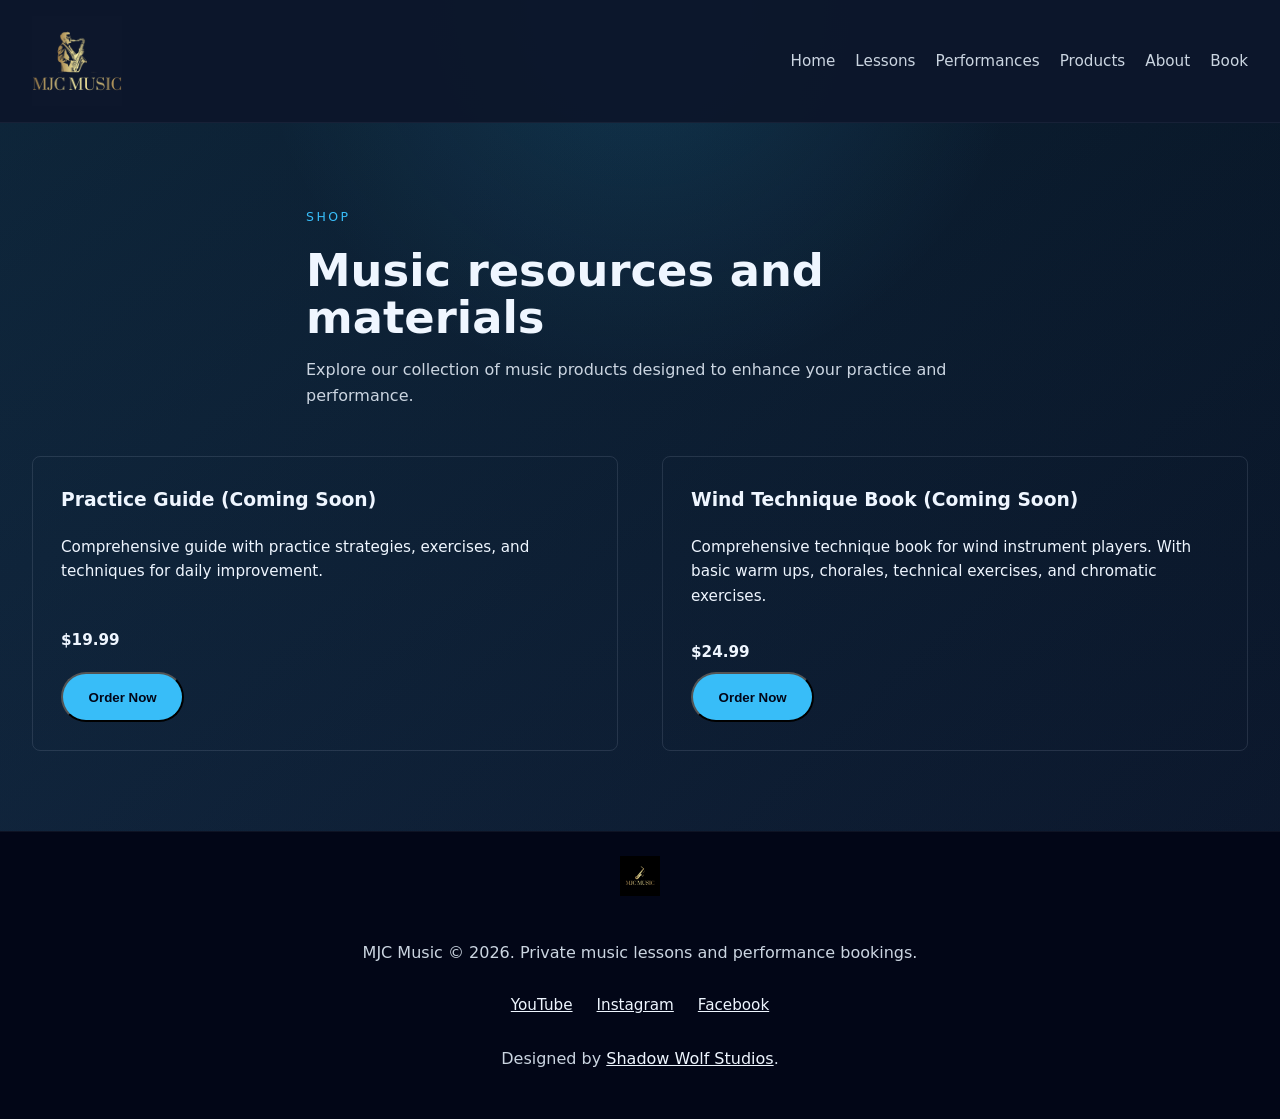
<file: products.html>
<!DOCTYPE html>
<html lang="en">
<head>
  <meta charset="UTF-8">
  <meta name="viewport" content="width=device-width, initial-scale=1.0">
  <link rel="icon" type="image/x-icon" href="img/favicon.ico">
  <title>Products | MJCMusic</title>
  <meta name="description" content="Browse and order music products and resources from MJCMusic." />
  <link rel="canonical" href="https://mjcmusic.org/products.html">
  <meta property="og:locale" content="en_US">
  <meta property="og:type" content="website">
  <meta property="og:title" content="Products | MJCMusic">
  <meta property="og:description" content="Browse and order music products and resources from MJCMusic.">
  <meta property="og:url" content="https://mjcmusic.org/products.html">
  <meta property="og:image" content="https://mjcmusic.org/img/logo2.png">
  <meta name="twitter:card" content="summary_large_image">
  <meta name="twitter:title" content="Products | MJCMusic">
  <meta name="twitter:description" content="Browse and order music products and resources from MJCMusic.">
  <meta name="twitter:image" content="https://mjcmusic.org/img/logo2.png">
  <link rel="stylesheet" href="css/style.css">
  <link rel="stylesheet" href="css/products.css">
</head>
<body>
  <header class="site-header">
    <div class="container header-inner">
      <a href="index.html" class="brand"><img src="img/logo2.png" alt="MJC Music" class="logo-image"></a>
      <button class="menu-toggle" aria-expanded="false" aria-label="Open menu">
        <span></span>
        <span></span>
        <span></span>
      </button>
      <nav class="site-nav" aria-label="Primary navigation">
        <a href="index.html">Home</a>
        <a href="lessons.html">Lessons</a>
        <a href="performances.html">Performances</a>
        <a href="products.html">Products</a>
        <a href="about.html">About</a>
        <a href="contact.html">Book</a>
      </nav>
    </div>
  </header>

  <main>
    <section class="section-primary">
      <div class="container section-header">
        <span class="eyebrow">Shop</span>
        <h2>Music resources and materials</h2>
        <p>Explore our collection of music products designed to enhance your practice and performance.</p>
      </div>

      <div class="container products-grid">
        <article class="product-card">
          <h3>Practice Guide (Coming Soon)</h3>
          <p>Comprehensive guide with practice strategies, exercises, and techniques for daily improvement.</p>
          <p class="product-price">$19.99</p>
          <button class="btn btn-primary" onclick="orderProduct('Practice Guide', '$19.99')">Order Now</button>
        </article>
        <article class="product-card">
          <h3>Wind Technique Book (Coming Soon)</h3>
          <p>Comprehensive technique book for wind instrument players. With basic warm ups, chorales, technical exercises, and chromatic exercises.</p>
          <p class="product-price">$24.99</p>
          <button class="btn btn-primary" onclick="orderProduct('Wind Technique Book', '$24.99')">Order Now</button>
        </article>
      </div>
    </section>
  </main>

  <footer class="site-footer">
    <div class="container footer-inner">
      <img src="img/logo.png" alt="MJC Music" class="footer-logo">
      <p>MJC Music © 2026. Private music lessons and performance bookings.</p>
      <div class="social-links">
        <a href="https://www.youtube.com/channel/YOUR_CHANNEL_ID" target="_blank" rel="noreferrer noopener" aria-label="YouTube">YouTube</a>
        <a href="https://www.instagram.com/YOUR_HANDLE" target="_blank" rel="noreferrer noopener" aria-label="Instagram">Instagram</a>
        <a href="https://www.facebook.com/YOUR_PAGE" target="_blank" rel="noreferrer noopener" aria-label="Facebook">Facebook</a>
      </div>
      <p>Designed by <a href="https://sws.rf.gd/" target="_blank">Shadow Wolf Studios</a>.</p>
    </div>
  </footer>
  <script src="js/menu.js" defer></script>
  <script src="js/products.js" defer></script>
</body>
</html>
</file>
<file: css/style.css>
﻿:root {
  --bg: #0b1222;
  --surface: #111a33;
  --surface-alt: #172143;
  --text: #eff6ff;
  --text-muted: #cbd5e1;
  --accent: #38bdf8;
  --accent-strong: #22d3ee;
  --border: rgba(148, 163, 184, 0.18);
  --radius: 24px;
  --max-width: 1320px;
}

* {
  box-sizing: border-box;
}

html,
body {
  margin: 0;
  min-height: 100%;
  font-family: Inter, system-ui, -apple-system, BlinkMacSystemFont, "Segoe UI", sans-serif;
  color: var(--text);
  background: radial-gradient(circle at top, rgba(56, 189, 248, 0.14), transparent 30%),
    linear-gradient(180deg, #060b18 0%, #0e152a 100%);
}

body {
  line-height: 1.6;
  overflow-x: hidden;
}

a {
  color: inherit;
  text-decoration: underline;
}

.container {
  width: min(100% - 2rem, var(--max-width));
  margin: 0 auto;
  padding: 0 1rem;
}

.site-header {
  position: sticky;
  top: 0;
  z-index: 20;
  background: rgba(13, 23, 44, 0.96);
  border-bottom: 1px solid rgba(148, 163, 184, 0.08);
  padding: 0 1rem;
}

.header-inner {
  display: flex;
  align-items: center;
  justify-content: space-between;
  padding: 1rem 0;
}

.brand {
  font-size: 1.15rem;
  font-weight: 700;
  letter-spacing: 0.08em;
  text-decoration: none;
  display: flex;
  align-items: center;
}

.logo-image {
  height: 90px;
  width: auto;
  display: block;
}

.hero-logo {
  height: 150px;
  width: auto;
  display: block;
  margin-bottom: 1.5rem;
}

.about-logo {
  height: 120px;
  width: 120px;
  aspect-ratio: 1 / 1;
  border-radius: 50%;
  overflow: hidden;
  display: block;
  object-fit: cover;
  background: rgba(255, 255, 255, 0.04);
  border: 1px solid rgba(255, 255, 255, 0.08);
  margin-bottom: 2rem;
}

.footer-logo {
  height: 40px;
  width: auto;
  display: block;
  margin-bottom: 1rem;
}

.site-nav {
  display: flex;
  gap: 1.25rem;
  flex-wrap: wrap;
}

.site-nav a {
  color: var(--text-muted);
  text-decoration: none;
  font-size: 0.95rem;
  transition: color 0.2s ease;
}

.site-nav a:hover {
  color: var(--accent);
}

.menu-toggle {
  display: none;
  border: none;
  background: transparent;
  cursor: pointer;
  padding: 0.5rem;
}

.menu-toggle span {
  display: block;
  width: 22px;
  height: 2px;
  margin: 4px 0;
  background: var(--text);
  border-radius: 999px;
  transition: transform 0.2s ease, opacity 0.2s ease;
}

.menu-toggle[aria-expanded="true"] span:nth-child(1) {
  transform: translateY(7px) rotate(45deg);
}

.menu-toggle[aria-expanded="true"] span:nth-child(2) {
  opacity: 0;
}

.menu-toggle[aria-expanded="true"] span:nth-child(3) {
  transform: translateY(-7px) rotate(-45deg);
}

.section-primary,
.section-dark {
  padding: 5rem 0;
}

.section-light {
  padding: 4rem 0;
  background: #090f24;
}

.section-primary {
  background: linear-gradient(135deg, rgba(56, 189, 248, 0.14), rgba(14, 165, 233, 0.04));
}

.hero {
  display: grid;
  align-items: center;
  min-height: calc(100vh - 90px);
}

.hero-content {
  max-width: 720px;
}

.eyebrow {
  display: inline-flex;
  align-items: center;
  letter-spacing: 0.2em;
  text-transform: uppercase;
  color: var(--accent);
  font-size: 0.78rem;
  margin-bottom: 1.25rem;
}

.hero h1,
.section-header h2 {
  font-size: clamp(2.5rem, 3.5vw, 4rem);
  margin: 0;
  line-height: 1.05;
}

.hero p,
.section-header p,
.card p,
.performance-copy p,
.feature-card p,
.contact-card p,
.site-footer p {
  color: var(--text-muted);
}

.hero p {
  margin: 1.5rem 0;
  font-size: 1.05rem;
  max-width: 42rem;
}

.hero-actions {
  display: flex;
  flex-wrap: wrap;
  gap: 1rem;
  margin-top: 2rem;
}

.btn {
  display: inline-flex;
  align-items: center;
  justify-content: center;
  padding: 0.95rem 1.6rem;
  border-radius: 999px;
  font-weight: 600;
  transition: transform 0.2s ease, background-color 0.2s ease;
}

.btn:hover {
  transform: translateY(-1px);
}

.btn-primary {
  background: var(--accent);
  color: #020617;
}

.btn-secondary {
  background: rgba(255, 255, 255, 0.08);
  border: 1px solid rgba(255, 255, 255, 0.12);
  color: var(--text);
}

.section-header {
  max-width: 700px;
  margin-bottom: 2.5rem;
}

.section-header-light h2,
.section-header-light p {
  color: var(--text);
}

.grid {
  display: grid;
  gap: 1.5rem;
}

.cards-grid {
  grid-template-columns: repeat(auto-fit, minmax(240px, 1fr));
}

.card,
.feature-card,
.contact-card,
.stat-item {
  background: rgba(255, 255, 255, 0.04);
  border: 1px solid rgba(255, 255, 255, 0.08);
  border-radius: var(--radius);
  padding: 1.75rem;
}

.card h3,
.feature-card h4 {
  margin-top: 0;
  margin-bottom: 1rem;
  color: var(--text);
}

.flyer-section {
  margin-top: 2.5rem;
}

.flyer-card {
  display: grid;
  grid-template-columns: 1.1fr 0.9fr;
  gap: 1.5rem;
  align-items: stretch;
  background: rgba(255, 255, 255, 0.05);
  border: 1px solid rgba(255, 255, 255, 0.08);
  border-radius: var(--radius);
  padding: 1.75rem;
}

.flyer-preview img {
  width: 100%;
  height: auto;
  max-height: none;
  object-fit: contain;
  border-radius: var(--radius);
  display: block;
}

.flyer-actions {
  display: flex;
  flex-wrap: wrap;
  gap: 1rem;
  margin-top: 1rem;
}

.flyer-promo-card {
  display: grid;
  gap: 1rem;
}

@media (max-width: 860px) {
  .flyer-card {
    grid-template-columns: 1fr;
  }
}

.performance-grid {
  grid-template-columns: 1.4fr 0.9fr;
  align-items: start;
  gap: 2rem;
}

.performance-copy ul {
  padding-left: 1.25rem;
  margin-top: 1rem;
  color: var(--text-muted);
}

.performance-copy li {
  margin-bottom: 0.85rem;
}

.video-links {
  display: flex;
  flex-wrap: wrap;
  gap: 0.75rem;
  margin-top: 1rem;
}

.about-grid {
  display: grid;
  grid-template-columns: 1.4fr 0.85fr;
  gap: 2rem;
  align-items: start;
}

.stats-panel {
  display: grid;
  gap: 1rem;
}

.stat-item {
  text-align: center;
}

.stat-item strong {
  display: block;
  font-size: 2rem;
  color: var(--accent-strong);
}

.stat-item span {
  color: var(--text-muted);
}

.contact-panel {
  display: grid;
  grid-template-columns: 1.4fr 0.85fr;
  gap: 2rem;
  align-items: start;
}

.contact-card {
  display: grid;
  gap: 1rem;
}

.contact-card a {
  color: var(--text);
  text-decoration: underline;
}

label {
  display: grid;
  gap: 0.5rem;
  color: var(--text);
  font-size: 0.95rem;
}

input,
textarea,
select {
  width: 100%;
  border: 1px solid rgba(255, 255, 255, 0.12);
  border-radius: 16px;
  background: rgba(255, 255, 255, 0.05);
  color: var(--text);
  padding: 0.95rem 1rem;
  font: inherit;
}

select {
  color: #091422;
}

select option {
  color: #091422;
}

input:focus,
textarea:focus,
select:focus {
  outline: none;
  border-color: rgba(56, 189, 248, 0.9);
  box-shadow: 0 0 0 4px rgba(56, 189, 248, 0.12);
}

#booking-form {
  display: grid;
  gap: 1rem;
}

.booking-message {
  color: var(--accent);
  font-size: 0.95rem;
  margin-top: 0.5rem;
}

.site-footer {
  padding: 1.5rem 0 2rem;
  background: #020617;
  border-top: 1px solid rgba(148, 163, 184, 0.08);
}

.footer-inner {
  display: grid;
  gap: 0.75rem;
  justify-items: center;
  text-align: center;
}

.site-footer a {
  color: var(--text);
  text-decoration: underline;
}

.social-links {
  display: flex;
  gap: 1.5rem;
  justify-content: center;
  flex-wrap: wrap;
}

.social-links a {
  color: var(--text);
  text-decoration: underline;
  font-size: 0.95rem;
  font-weight: 500;
  transition: color 0.2s ease;
}

.social-links a:hover {
  color: var(--text);
}

@media (max-width: 1120px) {
  .container {
    width: min(100% - 2rem, 1080px);
  }
}

@media (max-width: 900px) {
  .performance-grid,
  .about-grid,
  .contact-panel {
    grid-template-columns: 1fr;
  }

  .section-header,
  .card,
  .feature-card,
  .contact-card,
  .stat-item {
    width: 100%;
  }
}

@media (max-width: 768px) {
  .header-inner {
    flex-direction: row;
    align-items: center;
    justify-content: space-between;
    gap: 1rem;
    position: relative;
  }

  .site-nav {
    position: absolute;
    top: 100%;
    left: 1rem;
    right: 1rem;
    background: rgba(7, 10, 24, 0.98);
    border-top: 1px solid rgba(148, 163, 184, 0.12);
    flex-direction: column;
    align-items: stretch;
    padding: 1rem;
    gap: 1rem;
    max-height: 0;
    overflow: hidden;
    opacity: 0;
    pointer-events: none;
    transition: max-height 0.25s ease, opacity 0.25s ease;
  }

  .site-nav a {
    width: 100%;
  }

  .menu-toggle {
    display: block;
  }

  .site-header.open .site-nav {
    max-height: 320px;
    opacity: 1;
    pointer-events: auto;
  }

  .hero h1,
  .section-header h2 {
    font-size: clamp(2rem, 7vw, 3rem);
  }
}

@media (max-width: 680px) {
  .hero {
    min-height: auto;
    padding: 2.5rem 0;
  }

  .hero-actions {
    flex-direction: column;
    width: 100%;
  }

  .hero-actions .btn {
    width: 100%;
  }

  .site-nav {
    left: 0;
    right: 0;
    padding-left: 1rem;
    padding-right: 1rem;
  }

  .site-nav a {
    width: 100%;
  }
}

@media (max-width: 520px) {
  .site-nav {
    gap: 0.85rem;
  }

  .hero p,
  .section-header p {
    font-size: 1rem;
  }

  .btn {
    width: 100%;
  }

  .section-header,
  .cards-grid,
  .about-grid,
  .performance-grid,
  .contact-panel {
    padding-left: 1rem;
    padding-right: 1rem;
  }
}
</file>
<file: css/index.css>
/* Page-specific overrides for index.html */
.hero {
  min-height: calc(100vh - 90px);
}

.hero-content {
  display: flex;
  flex-direction: column;
  align-items: center;
  text-align: center;
}

.hero-logo {
  height: 150px;
  width: 150px;
  aspect-ratio: 1 / 1;
  border-radius: 50%;
  overflow: hidden;
  background: rgba(255, 255, 255, 0.04);
  border: 1px solid rgba(255, 255, 255, 0.08);
  display: flex;
  align-items: center;
  justify-content: center;
  margin-bottom: 1.5rem;
}

.hero-logo img {
  width: 100%;
  height: 100%;
  object-fit: cover;
}

.hero-actions {
  margin-top: 2.25rem;
  justify-content: center;
}
</file>
<file: css/about.css>
/* Page-specific spacing for about.html */
.section-light {
  padding: 6rem 0;
}

.about-logo-section {
  display: flex;
  justify-content: center;
  margin-bottom: 2rem;
}

.about-grid {
  gap: 3rem;
}
.section-header + .about-grid {
  margin-top: 2.5rem;
}
.profile-card {
  display: grid;
  grid-template-columns: 180px 1fr;
  gap: 1.75rem;
  align-items: center;
  background: rgba(255, 255, 255, 0.04);
  border: 1px solid rgba(255, 255, 255, 0.08);
  border-radius: var(--radius);
  padding: 1.75rem;
  margin-top: 2.5rem;
}

.profile-image {
  width: 180px;
  aspect-ratio: 1 / 1;
  border-radius: 50%;
  overflow: hidden;
  background: rgba(255, 255, 255, 0.08);
}

.profile-image img {
  width: 100%;
  height: 100%;
  object-fit: cover;
  object-position: center;
  display: block;
}

.profile-text h3 {
  margin-top: 0;
}

.profile-text p {
  margin: 0.75rem 0 0;
  color: var(--text-muted);
}

@media (max-width: 768px) {
  .profile-card {
    grid-template-columns: 1fr;
    text-align: center;
  }

  .profile-image {
    margin: 0 auto;
  }
}

.hero-actions {
  margin-top: 2rem;
}
</file>
<file: css/contact.css>
/* Page-specific styling for contact.html */
.section-primary {
  padding: 5.5rem 0;
}
.contact-panel {
  gap: 2.25rem;
}
.form-variation-toggle {
  display: flex;
  flex-wrap: wrap;
  gap: 0.75rem;
  margin-bottom: 1.25rem;
}

.toggle-btn {
  border: 1px solid rgba(148, 163, 184, 0.24);
  background: transparent;
  color: var(--text);
  padding: 0.8rem 1rem;
  border-radius: 999px;
  cursor: pointer;
  transition: background 0.2s ease, color 0.2s ease, border-color 0.2s ease;
}

.required-star {
  color: #f87171;
  margin-left: 0.25rem;
}

.label-text {
  display: inline-flex;
  align-items: center;
  gap: 0.25rem;
}

.toggle-btn.active {
  background: var(--accent);
  color: #091422;
  border-color: var(--accent);
}

.student-fields {
  display: grid;
  gap: 1rem;
}

.student-fields label {
  margin-bottom: 0;
}

.hero-actions {
  margin-top: 2rem;
}
</file>
<file: css/lessons.css>
/* Page-specific spacing for lessons.html */
.section-primary {
  padding: 5.5rem 0;
}
.cards-grid {
  display: grid;
  grid-template-columns: repeat(auto-fit, minmax(260px, 1fr));
  gap: 2.75rem;
  align-items: start;
}
.cards-grid article.card {
  min-height: 180px;
}
.card-full {
  grid-column: 1 / -1;
}
.section-header + .cards-grid,
.cards-grid + .section-header {
  margin-top: 2.75rem;
}
.hero-actions {
  margin-top: 2rem;
}
</file>
<file: css/performances.css>
/* Page-specific spacing for performances.html */
.section-dark {
  padding: 6rem 0;
}
.performance-grid {
  gap: 2.5rem;
}
.performance-details {
  display: grid;
  gap: 1.5rem;
}
.performance-copy {
  padding-bottom: 0.5rem;
}
.hero-actions {
  margin-top: 2rem;
}
</file>
<file: css/products.css>
/* Page-specific styling for products.html */
.products-grid {
  display: grid;
  grid-template-columns: repeat(auto-fit, minmax(280px, 1fr));
  gap: 2.75rem;
  margin-top: 3rem;
}

.product-card {
  display: flex;
  flex-direction: column;
  padding: 1.75rem;
  background: var(--bg-secondary);
  border: 1px solid var(--border);
  border-radius: 8px;
  transition: transform 0.2s ease, box-shadow 0.2s ease;
}

.product-card:hover {
  transform: translateY(-4px);
  box-shadow: 0 8px 24px rgba(0, 0, 0, 0.15);
}

.product-card h3 {
  margin-top: 0;
  margin-bottom: 0.75rem;
  color: var(--text);
}

.product-card p {
  margin: 0.5rem 0;
  color: var(--text-secondary);
  font-size: 0.95rem;
  flex-grow: 1;
}

.product-price {
  font-size: 1.5rem;
  font-weight: 700;
  color: var(--accent);
  margin-top: auto;
  margin-bottom: 1rem;
  padding-top: 1rem;
}

.product-card .btn {
  align-self: flex-start;
  margin-top: auto;
}
</file>
